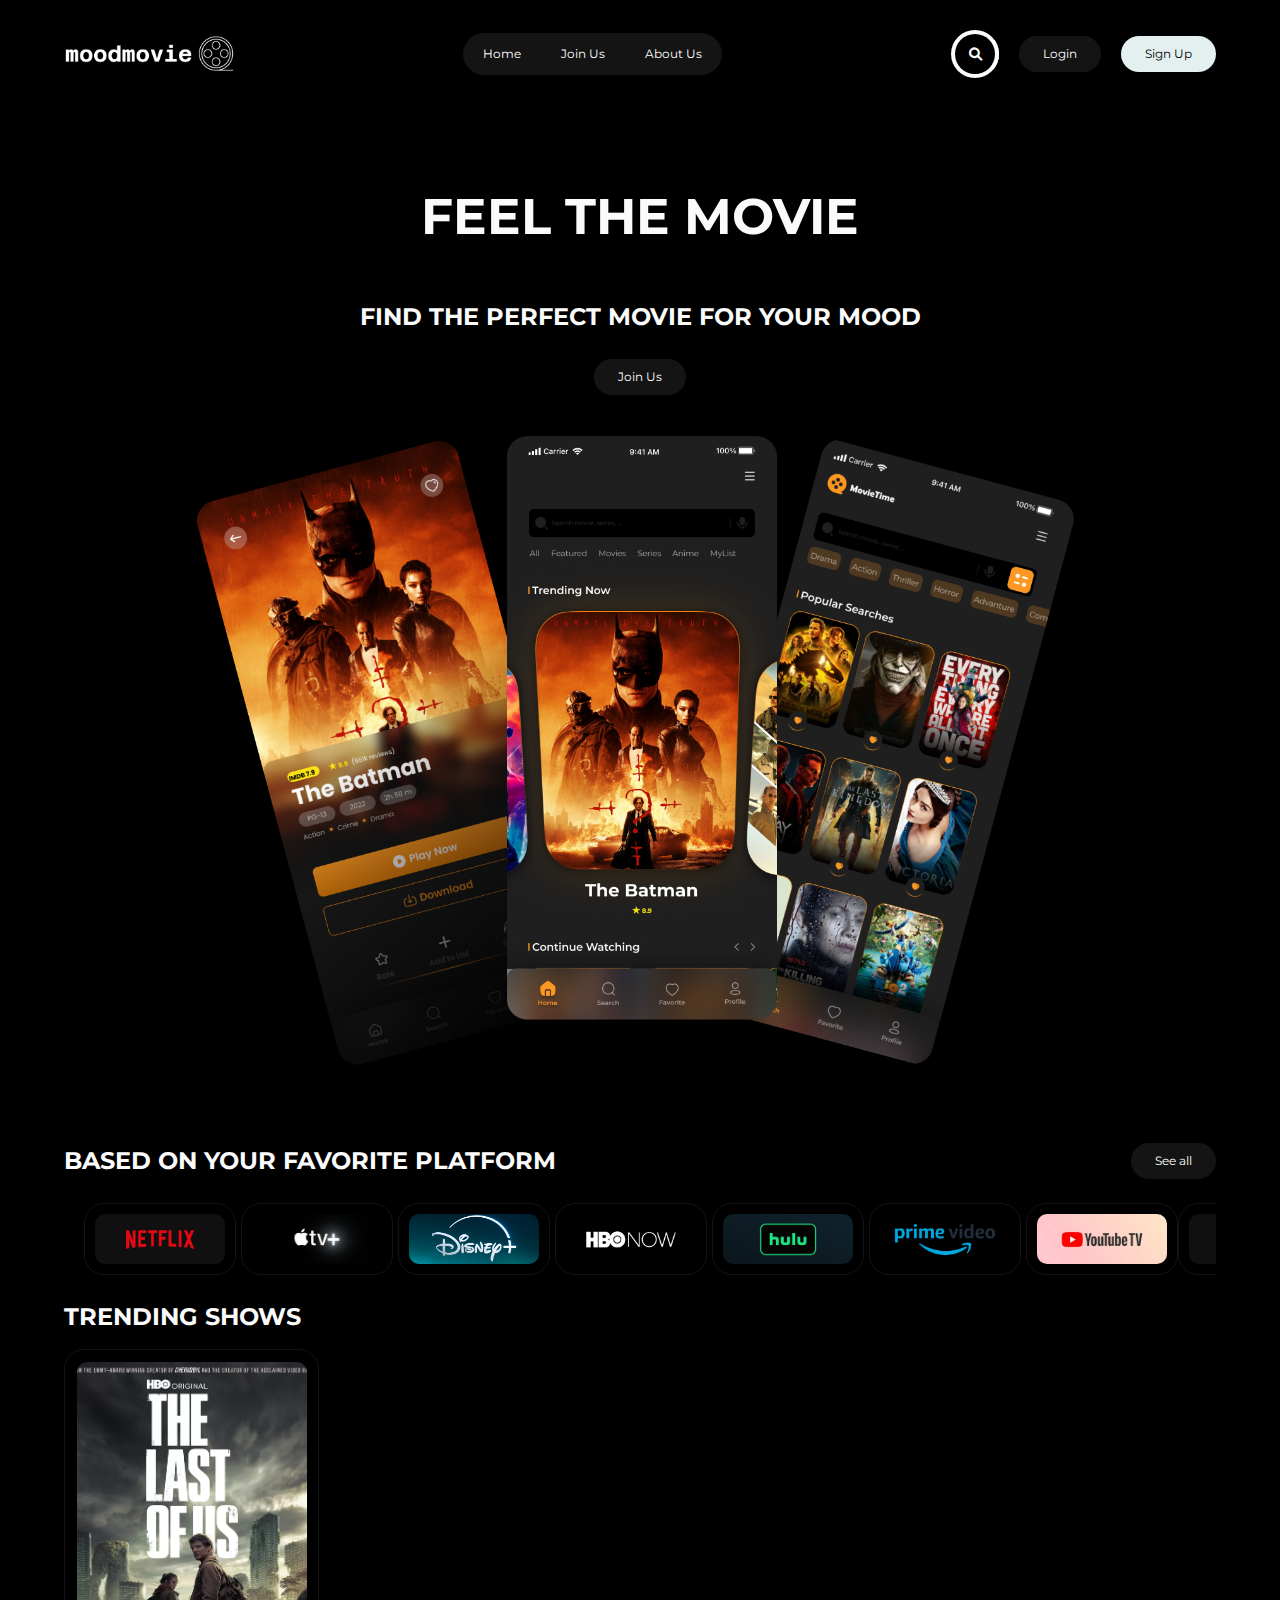
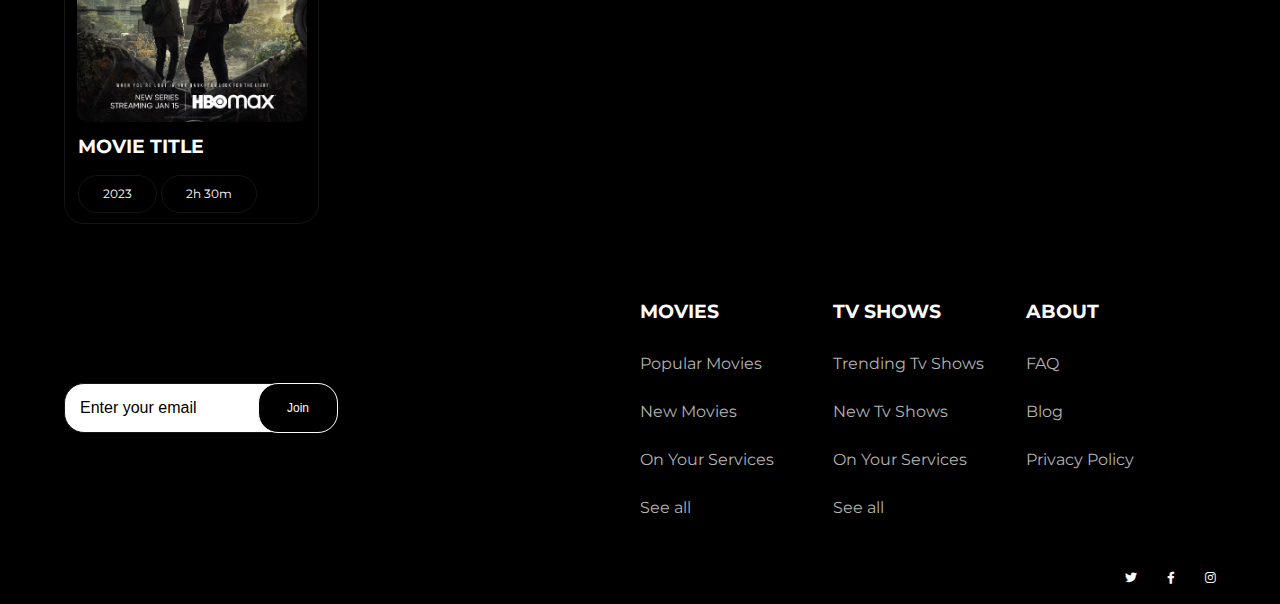
<file: index.html>
<!DOCTYPE html>
<html lang="en">
<head>
    <meta charset="UTF-8">
    <meta name="viewport" content="width=device-width, initial-scale=1.0">
    <meta http-equiv="X-UA-Compatible" content="ie=edge">
    <link rel="stylesheet" href="style.css">
    <link rel="stylesheet" href="https://cdnjs.cloudflare.com/ajax/libs/font-awesome/6.0.0-beta3/css/all.min.css">
    <link href="https://fonts.googleapis.com/css2?family=Montserrat:wght@400;700&display=swap" rel="stylesheet">
    <title>Home | MoodMovies</title>
</head>

<body>
    <header class="header">
                <a href="index.html">
                    <img src="logo.webp" alt="Logo" class="logo">
                </a>
                <nav class="menu">
                    <ul>
                        <li><a href="#">Home</a></li>
                        <li><a href="#">Join Us</a></li>
                        <li><a href="#">About Us</a></li>
                    </ul>
                </nav>
                <div class="menu__buttons">
                    <div class="container-search">
                        <form action="" class="search" id="searchBar">
                            <input type="text" id="search" placeholder="Search...">
                            <div class="superbutton" id="superbutton">
                                <button class="supersearch" id="supersearch" type="submit"><i class='fa fa-search'></i></button>
                            </div>
                        </form>
                    </div>
                    <a href="myaccount.html" class="button button-login">Login</a>
                    <a href="myaccount.html" class="button button-signup">Sign Up</a>
                </div>
        
    </header>

    <main class="main">
        <div class="hero">
            <h1>FEEL THE MOVIE</h1>
            <h2>Find the perfect movie for your mood</h2>
            <a href="#" class="button">Join Us</a>
            <img src="hero_img.png" alt="Hero Images" class="hero-image">
        </div>
        <div class="grid">
            <div class="col-100">
                <h2>Based on your favorite platform</h2>
                <a href="#" class="button">See all</a>
            </div>
            <div class="line">
                <div class="col-100__platforms">
                    <div class="platform__container">
                        <img src="Platforms Logos\ntf.jpg" alt="Netflix" class="platform__img"></img>
                    </div>
                    <div class="platform__container">
                        <img src="Platforms Logos\appl.jpeg" alt="Netflix" class="platform__img"></img>
                    </div>
                    <div class="platform__container">
                        <img src="Platforms Logos\disney.webp" alt="Netflix" class="platform__img"></img>
                    </div>
                    <div class="platform__container">
                        <img src="Platforms Logos\hbo.webp" alt="Netflix" class="platform__img"></img>
                    </div>
                    <div class="platform__container">
                        <img src="Platforms Logos\hulu.avif" alt="Netflix" class="platform__img"></img>
                    </div>
                    <div class="platform__container">
                        <img src="Platforms Logos\prime.png" alt="Netflix" class="platform__img"></img>
                    </div>
                    <div class="platform__container">
                        <img src="Platforms Logos\ytb.webp" alt="Netflix" class="platform__img"></img>
                    </div>
                    
                    
                </div>
                <div class="col-100__platforms">
                    <div class="platform__container">
                        <img src="Platforms Logos\ntf.jpg" alt="Netflix" class="platform__img"></img>
                    </div>
                    <div class="platform__container">
                        <img src="Platforms Logos\appl.jpeg" alt="Netflix" class="platform__img"></img>
                    </div>
                    <div class="platform__container">
                        <img src="Platforms Logos\disney.webp" alt="Netflix" class="platform__img"></img>
                    </div>
                    <div class="platform__container">
                        <img src="Platforms Logos\hbo.webp" alt="Netflix" class="platform__img"></img>
                    </div>
                    <div class="platform__container">
                        <img src="Platforms Logos\hulu.avif" alt="Netflix" class="platform__img"></img>
                    </div>
                    <div class="platform__container">
                        <img src="Platforms Logos\prime.png" alt="Netflix" class="platform__img"></img>
                    </div>
                    <div class="platform__container">
                        <img src="Platforms Logos\ytb.webp" alt="Netflix" class="platform__img"></img>
                    </div>
                </div>
                
                
            </div>
        </div>
        <div class="grid">
            <div class="col-100">
                <h2>Trending Shows</h2>
            </div>
        </div>
        <div class="grid">
            <div class="col-25">
                <div class="span__container">
                    
                    
                    <div class="span__img">
                        <img src="1.webp" alt="cover_movie" class="cover-movie"></img>   
                    </div>
                    <div class="movie__content">
                        <h3>Movie Title</h3>
                        <a href="" class="button button-date">2023</a>
                        <a href="" class="button button-duration">2h 30m</a>
                    </div>
                </div>
            </div>
        </div>
    </main>

    <footer class="footer">
        <div class="grid_footer">
            <div class="wrp">

                <form action>

                    <div class="input__box">
                        <input type="email" placeholder="Enter your email" required>
                        <button type="submit" class="button button-enter" href="myaccount.html">Join</button>
                    </div>

                </form>

            </div>
            <div class="col-50">
                
                <div class="col-16">    
                    <h3>Movies</h3>
                    <p href="">Popular Movies</p>
                    <p href="">New Movies</p>
                    <p href="">On Your Services</p>
                    <p href="">See all</p>
                </div>
                <div class="col-16">    
                    <h3>Tv Shows</h3>
                    <p href="">Trending Tv Shows</p>
                    <p href="">New Tv Shows</p>
                    <p href="">On Your Services</p>
                    <p href="">See all</p>
                </div>
                <div class="col-16">    
                    <h3>About</h3>
                    <p href="">FAQ</p>
                    <p href="">Blog</p>
                    <p href="">Privacy Policy</p>
                </div>
            </div>
        </div>    

    

        <div class="col-100 social-icons">
                <a href="https://twitter.com" target="_blank" class="icon">
                    <i class="fab fa-twitter"></i>
                </a>
                <a href="https://facebook.com" target="_blank" class="icon">
                    <i class="fab fa-facebook-f"></i>
                </a>
                <a href="https://instagram.com" target="_blank" class="icon">
                    <i class="fab fa-instagram"></i>
                </a>
        </div>
            
            
    </footer>
    
</body>
</html>
</file>
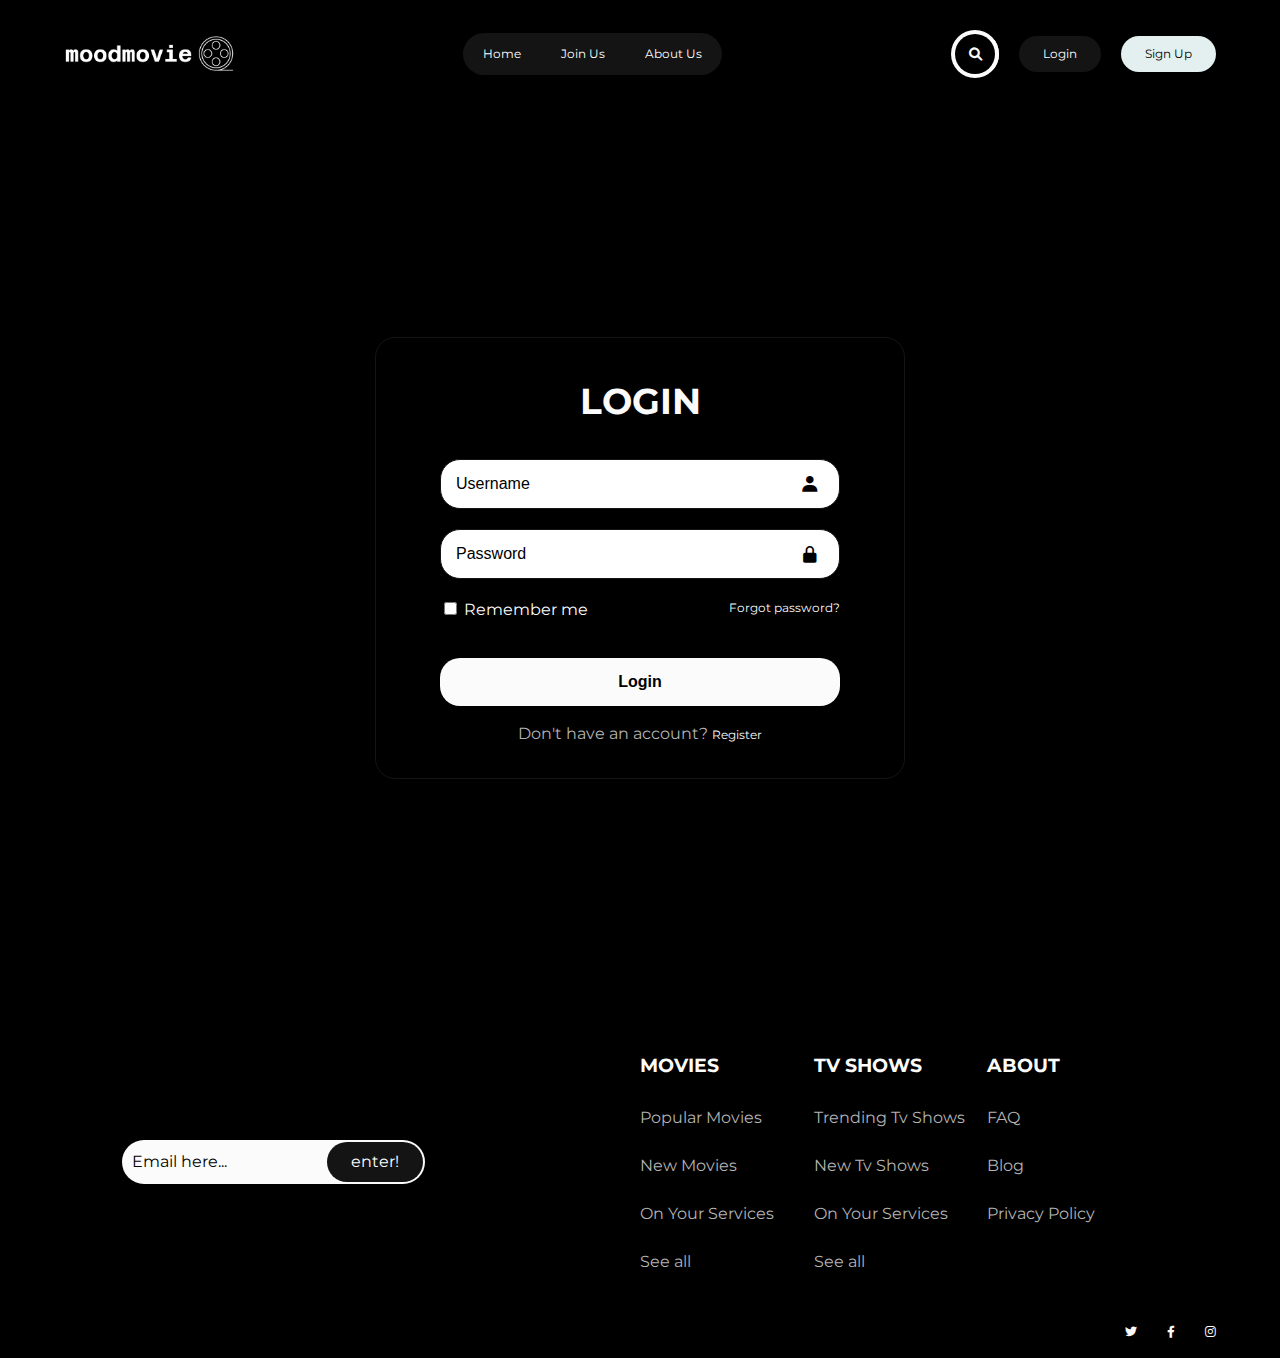
<file: myaccount.html>
<!DOCTYPE html>
<html lang="en">
<head>
    <meta charset="UTF-8">
    <meta name="viewport" content="width=device-width, initial-scale=1.0">
    <meta http-equiv="X-UA-Compatible" content="ie=edge">
    <link rel="stylesheet" href="style.css">
    <link rel="stylesheet" href="https://cdnjs.cloudflare.com/ajax/libs/font-awesome/6.0.0-beta3/css/all.min.css">
    <link href="https://fonts.googleapis.com/css2?family=Montserrat:wght@400;700&display=swap" rel="stylesheet">
    <link href='https://unpkg.com/boxicons@2.1.4/css/boxicons.min.css' rel='stylesheet'>
    <title>Document</title>
</head>
<body>
    <header class="header">
        <a href="index.html">
            <img src="logo.webp" alt="Logo" class="logo">
        </a>
        <nav class="menu">
            <ul>
                <li><a href="#">Home</a></li>
                <li><a href="#">Join Us</a></li>
                <li><a href="#">About Us</a></li>
            </ul>
        </nav>
        <div class="menu__buttons">
            

            <div class="container-search">
                <form action="" class="search" id="searchBar-account">
                    <input type="text" id="search" placeholder="Search...">
                    <div class="superbutton" id="superbutton-account">
                        <button class="supersearch" id="supersearch-account" type="submit"><i class='fa fa-search'></i></button>
                    </div>
                </form>
            </div>
            <a href="myaccount.html" class="button button-login">Login</a>
            <a href="myaccount.html" class="button button-signup">Sign Up</a>
        </div>
    </header>



    <main class="main-login-page">

            <div class="wrapper">

                <form action="" id="myform1">
                    <h1>Login</h1>
                    <div class="input__box">
                        <input type="text" id="email" placeholder="Username">
                        <i class='bx bxs-user'></i>
                    </div>
                    <div class="input__box">
                        <input type="password" id="password" placeholder="Password">
                        <i class='bx bxs-lock-alt' ></i>
                    </div>
                    
                    <span id="error-message" class="error-message"></span>

                    <div class="remember-forgot">

                        <label><input type="checkbox"> Remember me</label>
                        <a href="#">Forgot password?</a>

                    </div>
                    <button type="submit" class="button button-login">Login</button>

                    <div class="register-link">

                        <p>Don't have an account? <a href="#">Register</a></p>
                    </div>
                    




                </form>
            </div>
    </main>














    <footer class="footer">
            <div class="grid">
                <div class="col-50">
                    <ul>
                        <li class="enter-email">Email here...</li>
                        <li a href="#" class="button button-enter">enter!</li>
                    </ul>
                </div>
                <div class="col-50">
                    
                    <div class="col-16">    
                        <h3>Movies</h3>
                        <p href="">Popular Movies</p>
                        <p href="">New Movies</p>
                        <p href="">On Your Services</p>
                        <p href="">See all</p>
                    </div>
                    <div class="col-16">    
                        <h3>Tv Shows</h3>
                        <p href="">Trending Tv Shows</p>
                        <p href="">New Tv Shows</p>
                        <p href="">On Your Services</p>
                        <p href="">See all</p>
                    </div>
                    <div class="col-16">    
                        <h3>About</h3>
                        <p href="">FAQ</p>
                        <p href="">Blog</p>
                        <p href="">Privacy Policy</p>
                    </div>
                </div>
            </div>    
    
        
    
            <div class="col-100 social-icons">
                    <a href="https://twitter.com" target="_blank" class="icon">
                        <i class="fab fa-twitter"></i>
                    </a>
                    <a href="https://facebook.com" target="_blank" class="icon">
                        <i class="fab fa-facebook-f"></i>
                    </a>
                    <a href="https://instagram.com" target="_blank" class="icon">
                        <i class="fab fa-instagram"></i>
                    </a>
            </div>
                
                
    </footer>
    <script>
        
        // JavaScript for form validation
        const form = document.getElementById("myform1");
        const email =  document.getElementById("email");
        const password =  document.getElementById("password");
        const errorElement = document.getElementById("error-message");

        form.addEventListener("submit", function(e) { e.preventDefault(); 
            if (!email.value.trim() || !password.value.trim()) {
                errorElement.textContent = "Please fill out all fields.";
                errorElement.style.display = "block";
            } else {
                errorElement.style.display = "none";
            }
        }); 

        


    </script>
</body>
</html>
</file>
<file: style.css>
/* Reset */

body, html { font-family: "Montserrat", Arial, Helvetica, sans-serif; line-height: 1; font-size: 16px; box-sizing: border-box; margin: 0; padding: 0; overflow-x: hidden;}

body { background-color: var(--quinary-color);}

h1 { font-size: 50px;}

h1, h2, h3 { text-transform: uppercase; color: var(--quaternary-color)}

a{ font-size: 12px;}

p { color: var(--text-non-selected);}


.icon { color: var(--quaternary-color)}

:root {

    /* Backgrounds*/

    --primary-color: #f8754C;
    --secondary-color: #E4EFEF;
    --tertiary-color: #188c8d;
    --quaternary-color: #fbfbfb;
    --quinary-color: #000000;
    --senary-color: #141414;

    /*Testi*/

    --text-non-selected: #b3b3b3;
    --text-selected: #fff;

}



/* Animations*/


@keyframes scroll {
    0% { transform: translateX(0); }
    100% { transform: translateX(-100%); }
}
/*header*/





.header{

    display: flex;
    justify-content: space-between;
    align-items: center;
    padding: 30px 5% 30px 5%;
    overflow: hidden;


}



.main{

    padding: 0 0 30px 0;

}

/*menu*/


/*Logo */



.menu{

    display: flex;
    justify-content: center;
    align-items: center;
    flex-grow: 1;
}

.menu ul{display: flex; background-color: var(--senary-color); padding: 0; margin: 0; border-radius: 100px;}
.menu li{display: inline-block;}
.menu a{ display: block; padding: 15px 20px;  color: #fff; text-decoration: none; }





.menu__buttons{
    display: flex;
    gap: 20px;
}


/*buttons*/


.button{
    background-color: var(--senary-color);
    display: inline-block;
    padding: 12px 24px;
    color: #fff;
    border-radius: 100px;
    text-decoration: none;
    z-index: 1;
    top: 0;
    left: 0;
    margin: auto;

}

.button-search{
    border-radius: 50%;
    padding: 14px;
    display: flex;
    justify-content: center;
    align-items: center;
    
   
}

.button-signup{
    background-color: var(--secondary-color);
    color: var(--quinary-color)
}

.button-date,
.button-duration{ 
  background-color: var(--quinary-color);
  border: 1px solid var(--senary-color)
}


.button:hover{ 
    background-color: var(--primary-color);
    color: black
}

/* Logo */


.logo{
    width: auto;
    height: 35px;
    cursor: pointer;
}

/* Main */


/* Hero*/

.hero{

    display: flex;
    flex-direction: column;
    justify-content: center;
    align-items: center;
    gap: 10px;
    text-align: center;
    padding: 50px 0;
    
}

.hero-image{
    width:70%;
    height: auto;
    padding: 30px 0 10px 0;

}



/* Grid and Cols */


.grid{display:flex; flex-wrap: wrap; padding: 0px 5%; align-items: center;}


.col-16{ display: flex; flex-direction: column; width: 33%;}
.col-25{ display: flex; flex-direction: column; width: 20%;}
.col-50{ display:flex; justify-content: space-between; width: 50%;} 
.col-33{ display:flex; flex-direction: column; width: 33%;}
.col-100{width: 100%; display: flex; justify-content: space-between; align-items: center;}

.col-100 a{
    margin-right: 0;
}




/* Platforms*/

.line {width: 100%;display:flex; flex-shrink: 0; padding: 0px 20px 0 20px; box-sizing: border-box; overflow: hidden; margin: 10px 0px; margin-right: 5%}

.col-100__platforms{width: 100%; display:flex; justify-content: space-between; align-items: center; animation: scroll 15s linear infinite; gap: 5px;}
.platform__container{
    display: flex;
    justify-content: center;
    align-items: center;
    gap: 10px;
    width: 130px;
    height: 50px;
    border: 1px solid var(--senary-color);
    border-radius: 20px;
    overflow: hidden;
    padding: 10px 10px;


}

.platform__img
{
    width: 100%;
    height: 100%;
    border-radius: 10px;
    transition: all 0.3s ease-in-out;
    object-fit: cover;
}


/* Movie Carousel */


.span__container{
    display: flex;
    flex-direction: column;
    position: relative;
    width: 100%;
    height: 450px;
    background-color: black;
    border-radius: 20px;
    border: 1px solid var(--senary-color);
    padding: 5%;
    z-index: 1;
    overflow: hidden;

}

.span__img{
    width: 100%;
    height: 80%;
    border-radius: 10px;
    transition: all 0.3s ease-in-out;
    overflow: hidden;
    z-index: 0;

}

.span__img img{
    width: 100%;
    height: 100%;
    object-fit: cover;
}

.span__img__genre{
    display: flex;
    justify-content: center;
    align-items: center;
    left: 20px;
    top: 20px;
    position: absolute;
    height: 50px;
    width: 50px;
    background-color: white;
    border-radius: 100px;
    z-index: 2;
    overflow: hidden;

}



.icon__genre{
    
    
    display: flex;
    justify-content: center;
    align-items: center;
    left: 20px;
    top: 20px;
    position: absolute;
    height: 45px;
    width: 45px;
    border: 3px solid var(--quaternary-color);
    border-radius: 100%;
    z-index: 2;
    font-size: 40px;
    
    

}

.movie__content{
    position: absolute;
    color: white;
    padding: 10px 5%;
    bottom: 0;
    left: 0;
}


/* Main Login Page*/


.main-login-page{
    display: flex;
    justify-content: center;
    align-items: center;
    min-height: 100vh;
    background-color: var(--quinary-color);


}

.wrapper{
    width: 400px;
    color: var(--quaternary-color);
    border: 1px solid var(--senary-color);
    border-radius: 20px;
    padding: 20px 5%;


}

.error-message{

    display: none;
    margin-left: 25%;
    width: 50%;
    height: 50px;
    background-color: var(--quaternary-color);
    font-size: 15px;
    color: var(--quinary-color);
    text-align: center;
    line-height: 50px;
    font-weight: bold;
    border-radius: 20px;

}

.wrapper h1{
    text-align: center;
    font-size: 36px;
    color: var(--quaternary-color);
    margin-bottom: 40px;
}

.input__box{

    position: relative;
    width: 100%;
    height: 50px;
    margin: 20px 0;
    
}

.input__box input{
    width: 100%;
    height: 100%;
    border:none;
    outline: none;
    border: 1px solid var(--senary-color);
    border-radius: 20px;
    font-size: 16px;
    padding: 0 50px 0 15px;
    box-sizing: border-box;
    overflow: hidden;

}

.input__box input::placeholder{
    color: var(--quinary-color)
}

.input__box i{
    position: absolute;
    right: 20px;
    top: 50%;
    transform: translateY(-50%);
    color: var(--quinary-color);
    font-size: 20px;
    pointer-events: none;
}

.input__box button{ 
    position: absolute;
    height: 100%;
    width: 80px;
    right: 0px;
    top: 50%;
    transform: translateY(-50%);
    background-color: var(--quinary-color);
    border: 1px solid var(--quaternary-color);
    color: var(--quaternary-color);
    font-size: 12px;
    border-radius: 20px;
    margin-right: 0;
}

.remember-forgot{
    display: flex;
    justify-content: space-between;
    align-items: center;
    margin:  20px 0;
}

.remember-forgot label input{
    accent-color: var(--quaternary-color);
    
}

.remember-forgot a{
    text-decoration: none;
    color: var(--quaternary-color);
    font-size: 12px;
}

.remember-forgot a:hover{
    text-decoration: underline;
}

.wrapper .button{
    border: none;
    width: 100%;
    background-color: var(--quaternary-color);
    color: var(--quinary-color);
    padding: 15px 0;
    text-align: center;
    font-size: 16px;
    font-weight: bold;
    border-radius: 20px;
    margin-top: 20px;
}

.register-link{
    text-align: center;
    margin-top: 20px;
}

.register-link a{
    text-decoration: none;
    color: var(--quaternary-color);
    font-size: 12px;
}

.register-link a:hover{
    text-decoration: underline;
}


/* Footer */

.footer{
    padding: 30px 5%;
}

.grid_footer{
    display: flex;
    justify-content: space-between;
    align-items: center;
}

.footer ul{
    display: flex;
    justify-content: center;
    align-items: center;
    background-color: var(--quaternary-color);
    list-style: none;
    border-radius: 100px;
    gap: 100px;
    padding: 2px;
}



.enter-email{
    padding-left: 8px;
}
.social-icons{
    position: absolute;
    justify-content: right;
    align-items:center;
    position: absolute;
    gap: 30px;
    right: 0;
    padding: 40px 5% 20px 5%;

}


















/* Responsive Design */

@media (max-width: 768px) {



    
}


/* Search animation */

.container-search{
    display: flex;
}

.search{

    position: relative;
    width: 28px;
    height: 28px;
    background-color: var(--quaternary-color);
    border-radius: 4rem;
    overflow: hidden;
    padding: 10px;
    transition: width .5s cubic-bezier(0.9, 0, 0.3, 0.9)

}

.search:hover{
    width: 250px;
}

.search input::placeholder{
    color: var(--quaternary-color);


}
.search input{

    border:none;
    outline: none;
    width: 180px;
    height: 100%;
    padding-left: 14px;
    border-radius: 4rem;
    font-size: 10px;



}



.search button{
    border: none;
    outline: none;
    background-color: transparent;
    color: var(--quaternary-color);
    position: absolute;
    top: 0;
    bottom: 0;
    margin: auto;
    cursor: pointer;
    


    
}

.search input:-webkit-autofill{
    box-shadow: 0 0 0 100px var(--quinary-color) inset;
}

.superbutton{

    display: flex;
    justify-content: center;
    position: absolute;
    top: 0;
    bottom: 0;
    margin: auto;
    width: 40px;
    height: 40px;
    background-color: var(--quinary-color);
    border-radius: 50%;
    right: 4px;
}
</file>
